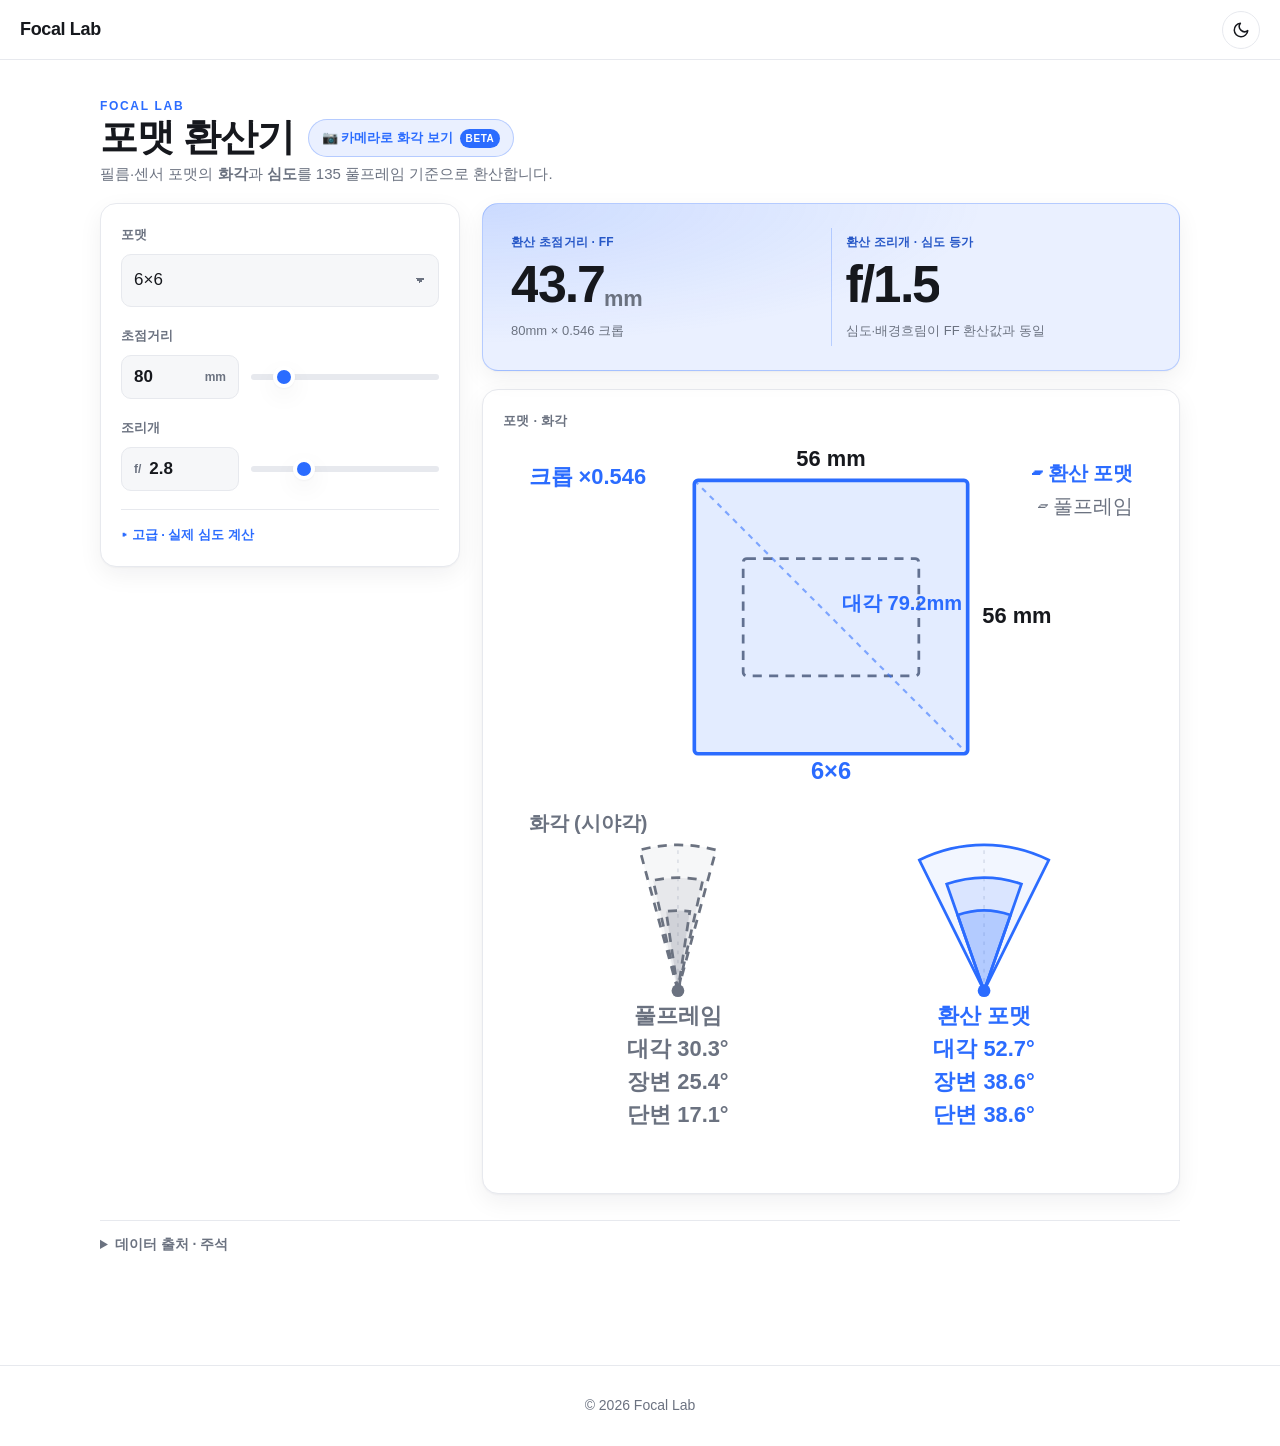
<file: index.html>
<!DOCTYPE html>
<html lang="ko">
<head>
  <meta charset="UTF-8">
  <meta name="viewport" content="width=device-width, initial-scale=1">
  <title>Focal Lab · 포맷 환산기</title>
  <meta name="description" content="Focal Lab — 필름·센서 포맷의 화각과 심도를 135 풀프레임 기준으로 환산하는 사진가용 계산기">
  <link rel="stylesheet" href="shared/style.css">
  <link rel="stylesheet" href="src/app.css">
  <script src="shared/theme.js" data-storage-key="focal-lab-theme" data-migrate-from="photologs-theme"></script>
</head>
<body>
  <script src="shared/nav.js" data-home="./" data-brand="Focal Lab"></script>

  <main class="wrap wrap--wide app">
    <header class="app__intro">
      <p class="app__kicker">Focal Lab</p>
      <div class="app__titlerow">
        <h1>포맷 환산기</h1>
        <a class="app__cta" href="camera.html">📷 카메라로 화각 보기 <span class="app__beta">beta</span></a>
      </div>
      <p>필름·센서 포맷의 <strong>화각</strong>과 <strong>심도</strong>를 135 풀프레임 기준으로 환산합니다.</p>
    </header>

    <div class="app__grid">
      <!-- 입력 (모바일에서는 하단 고정 시트) -->
      <section class="panel sticky inputs" id="inputs">
        <button class="sheet-handle" id="sheet-handle" type="button" aria-expanded="true" aria-controls="inputs">
          <span class="sheet-handle__grip" aria-hidden="true"></span>
          <span class="sheet-handle__summary" id="sheet-summary">입력값 조절</span>
          <span class="sheet-handle__chevron" aria-hidden="true">▾</span>
        </button>

        <div class="sheet-body">
          <div class="field">
            <label for="format">포맷</label>
            <select id="format" aria-label="포맷 선택"></select>
            <div class="hint" id="format-note"></div>
          </div>

          <div class="field">
            <label for="focal">초점거리</label>
            <div class="combo">
              <span class="input-unit" data-unit="mm">
                <input type="text" id="focal" inputmode="decimal" value="80" aria-label="초점거리 입력">
              </span>
              <input type="range" id="focal-range" min="1" max="600" step="1" value="80" aria-label="초점거리 슬라이더">
            </div>
          </div>

          <div class="field">
            <label for="fnumber">조리개</label>
            <div class="combo">
              <span class="input-unit input-unit--prefix" data-unit="f/">
                <input type="text" id="fnumber" inputmode="decimal" value="2.8" list="stops" aria-label="조리개 입력">
              </span>
              <input type="range" id="fnumber-range" min="0" max="12" step="1" value="3" aria-label="조리개 슬라이더">
            </div>
            <datalist id="stops">
              <option value="1.0"></option><option value="1.4"></option><option value="2.0"></option>
              <option value="2.8"></option><option value="4.0"></option><option value="5.6"></option>
              <option value="8"></option><option value="11"></option><option value="16"></option>
              <option value="22"></option><option value="32"></option><option value="45"></option>
              <option value="64"></option>
            </datalist>
          </div>

          <details class="advanced" id="advanced">
            <summary>고급 · 실제 심도 계산</summary>
            <div class="field">
              <label for="distance">초점 맞춘 거리</label>
              <div class="combo">
                <span class="input-unit" data-unit="m">
                  <input type="text" id="distance" inputmode="decimal" value="3" aria-label="초점 거리 입력">
                </span>
                <input type="range" id="distance-range" min="0.1" max="50" step="0.1" value="3" aria-label="초점 거리 슬라이더">
              </div>
              <div class="hint" id="coc-hint"></div>
            </div>
          </details>
        </div>
      </section>

      <!-- 결과 -->
      <section class="results">
        <section class="result-hero" id="result-hero" aria-live="polite">
          <div class="result-hero__item">
            <span class="result-hero__label"><span class="lbl-long">환산 초점거리 · FF</span><span class="lbl-short">환산 초점·FF</span></span>
            <span class="result-hero__value" id="r-focal">—</span>
            <span class="result-hero__sub" id="r-focal-sub"></span>
          </div>
          <div class="result-hero__divider" aria-hidden="true"></div>
          <div class="result-hero__item">
            <span class="result-hero__label"><span class="lbl-long">환산 조리개 · 심도 등가</span><span class="lbl-short">환산 심도</span></span>
            <span class="result-hero__value" id="r-aperture">—</span>
            <span class="result-hero__sub" id="r-aperture-sub"></span>
          </div>
        </section>

        <div class="panel">
          <p class="panel__title">포맷 · 화각 <span id="est-flag"></span></p>
          <svg class="viz" id="viz" viewBox="0 0 360 400" role="img" aria-label="포맷 프레임 비교와 화각 시각화"></svg>
        </div>

        <div class="panel" id="dof-panel" hidden>
          <p class="panel__title">실제 심도 · 초점 <span id="dof-dist"></span></p>
          <div class="rows">
            <div class="row"><span class="row__k">과초점 거리</span><span class="row__v" id="r-hyper">—</span></div>
            <div class="row"><span class="row__k">근점 (선명 시작)</span><span class="row__v" id="r-near">—</span></div>
            <div class="row"><span class="row__k">원점 (선명 끝)</span><span class="row__v" id="r-far">—</span></div>
            <div class="row"><span class="row__k">심도 폭</span><span class="row__v" id="r-depth">—</span></div>
          </div>
          <div class="hint" style="margin-top:10px">착란원(CoC) <span id="r-coc"></span> · 포맷 대각÷1500 기준</div>
        </div>
      </section>
    </div>

    <details class="notes">
      <summary>데이터 출처 · 주석</summary>
      <ul id="notes-list"></ul>
    </details>
  </main>

  <script src="src/convert.js"></script>
  <script src="src/formats.js"></script>
  <script src="src/app.js"></script>
  <script data-goatcounter="https://flatwhite-ice-focal-lab.goatcounter.com/count"
          async src="//gc.zgo.at/count.js"></script>
</body>
</html>
</file>
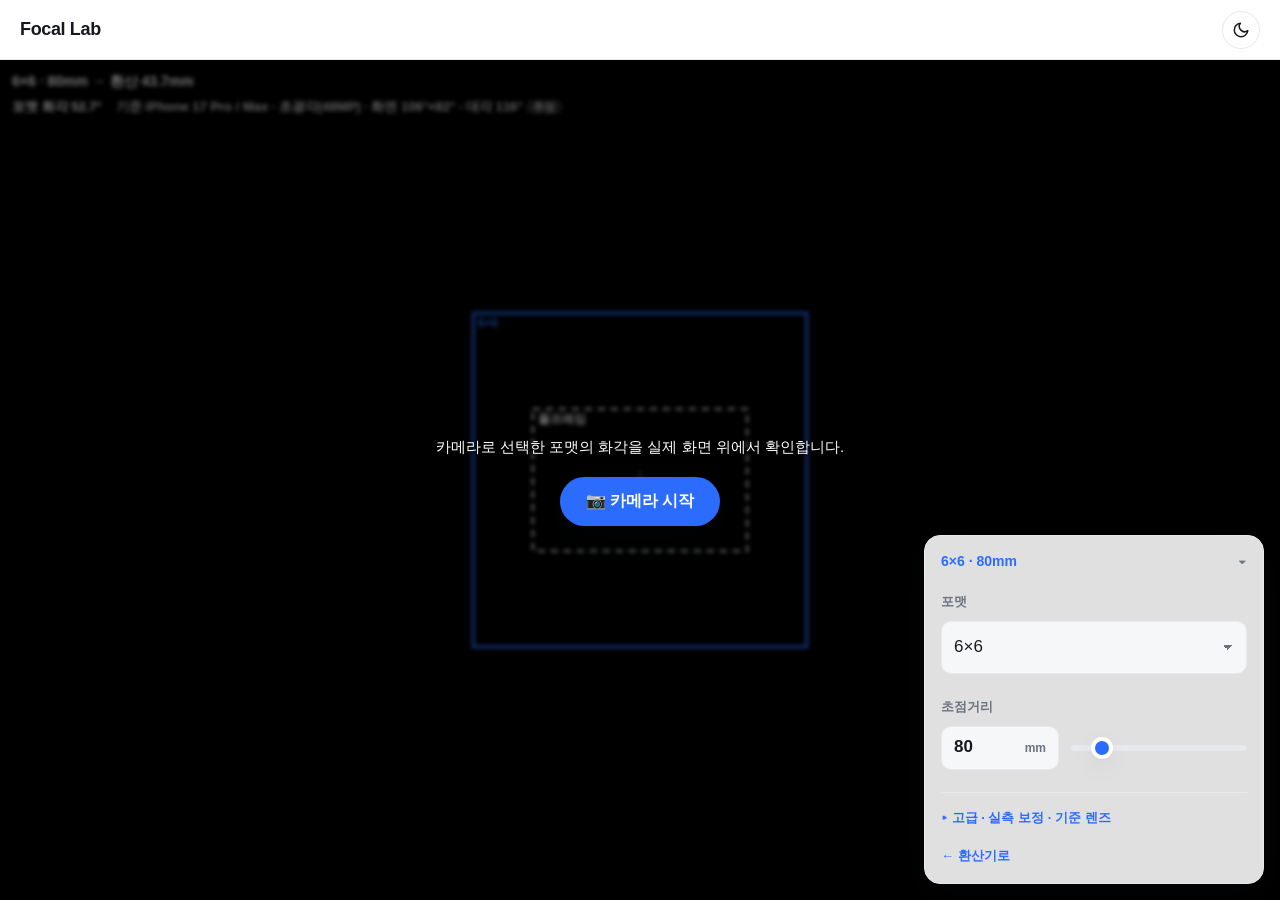
<file: camera.html>
<!DOCTYPE html>
<html lang="ko">
<head>
  <meta charset="UTF-8">
  <meta name="viewport" content="width=device-width, initial-scale=1, viewport-fit=cover">
  <title>Focal Lab · 카메라 화각</title>
  <meta name="description" content="카메라 라이브뷰 위에 선택한 포맷의 환산 화각과 풀프레임 프레이밍을 실시간으로 겹쳐 보는 AR 프레이밍 뷰">
  <link rel="stylesheet" href="shared/style.css">
  <link rel="stylesheet" href="src/app.css">
  <link rel="stylesheet" href="src/camera.css">
  <script src="shared/theme.js" data-storage-key="focal-lab-theme" data-migrate-from="photologs-theme"></script>
</head>
<body class="camera-page">
  <script src="shared/nav.js" data-home="./" data-brand="Focal Lab"></script>

  <main class="cam">
    <div class="cam-stage" id="cam-stage">
      <video id="cam-video" playsinline muted autoplay></video>
      <canvas id="cam-canvas"></canvas>

      <div class="cam-readout" id="cam-readout" aria-live="polite"></div>
      <div class="cam-warn" id="cam-warn" hidden></div>

      <!-- 시작/에러 안내 (카메라 권한은 사용자 제스처로 시작) -->
      <div class="cam-msg" id="cam-msg">
        <p class="cam-msg__text" id="cam-msg-text">카메라로 선택한 포맷의 화각을 실제 화면 위에서 확인합니다.</p>
        <button class="cam-msg__btn" id="cam-start" type="button">📷 카메라 시작</button>
      </div>

      <!-- 렌즈 실측 보정 (camera-calib.js가 상태 전환) -->
      <div class="cam-calib" id="cam-calib" hidden>
        <canvas id="calib-canvas"></canvas>

        <div class="cam-calib__panel">
          <!-- 0 · 준비 -->
          <div class="calib-step" id="calib-step0">
            <h2 class="calib-title">렌즈 실측 보정</h2>
            <p class="calib-lens" id="calib-lens"></p>
            <p class="hint">다른 렌즈를 보정하려면 먼저 ‘실제 카메라 장치’를 전환하세요.</p>
            <div class="field">
              <label for="calib-target">목표물 (가로 폭)</label>
              <select id="calib-target" aria-label="목표물 선택">
                <option value="297">A4 가로 (297mm)</option>
                <option value="210">A4 세로 (210mm)</option>
                <option value="85.6">신용카드 가로 (85.6mm)</option>
                <option value="custom">직접 입력 — 문 폭 등 큰 목표물 권장</option>
              </select>
              <span class="input-unit" data-unit="mm">
                <input type="text" id="calib-target-mm" inputmode="decimal" value="297" aria-label="목표물 폭(mm)">
              </span>
            </div>
            <div class="field">
              <label for="calib-dist">카메라 → 목표물 거리</label>
              <span class="input-unit" data-unit="cm">
                <input type="text" id="calib-dist" inputmode="decimal" value="50" aria-label="거리(cm)">
              </span>
              <p class="hint" id="calib-dist-hint"></p>
            </div>
            <ol class="calib-guide">
              <li>목표물을 벽에 평평하게 붙이세요.</li>
              <li>폰 뒷면에서 목표물까지 거리를 줄자로 재서 입력하세요.</li>
              <li>폰을 벽과 평행하게, 목표물이 화면 중앙에 오게 하세요.</li>
            </ol>
            <div class="calib-actions">
              <button type="button" id="calib-next" class="cam-msg__btn">다음</button>
              <button type="button" id="calib-cancel0">취소</button>
            </div>
          </div>

          <!-- 1 · 정렬 -->
          <div class="calib-step" id="calib-step1" hidden>
            <p class="calib-align-tip">상자의 <b>좌우 변</b>을 목표물 양 끝에 맞추고 십자선을 중앙에. <b>핀치 줌 금지.</b></p>
            <output class="calib-fov" id="calib-fov" aria-live="polite"></output>
            <div class="calib-frac">
              <button type="button" id="calib-minus" aria-label="미세 축소">−</button>
              <input type="range" id="calib-frac-range" min="0.05" max="1" step="0.001" value="0.4" aria-label="가이드 폭">
              <button type="button" id="calib-plus" aria-label="미세 확대">＋</button>
            </div>
            <p class="cam-warn calib-zoom-warn" id="calib-zoom-warn" hidden>줌/해상도가 변경되었습니다 — 처음부터 다시 진행하세요.</p>
            <div class="calib-actions">
              <button type="button" id="calib-done" class="cam-msg__btn">측정 완료</button>
              <button type="button" id="calib-back1">뒤로</button>
            </div>
          </div>

          <!-- 2 · 확인 -->
          <div class="calib-step" id="calib-step2" hidden>
            <h2 class="calib-title">측정 결과</h2>
            <div class="calib-result" id="calib-result"></div>
            <pre class="calib-embed" id="calib-embed"></pre>
            <div class="calib-actions">
              <button type="button" id="calib-copy">복사</button>
              <button type="button" id="calib-save" class="cam-msg__btn">저장</button>
              <button type="button" id="calib-retry">다시 측정</button>
              <button type="button" id="calib-cancel2">취소</button>
            </div>
            <p class="hint">저장하면 이 렌즈의 화각이 실측값으로 대체되고, 정밀 보정이 0%로 초기화됩니다.</p>
          </div>
        </div>
      </div>
    </div>

    <div class="cam-panel" id="cam-panel">
      <button class="cam-handle" id="cam-handle" type="button" aria-expanded="true" aria-controls="cam-body">
        <span class="cam-handle__summary" id="cam-summary">입력값</span>
        <span class="cam-handle__chevron" aria-hidden="true">▾</span>
      </button>

      <div class="cam-body" id="cam-body">
        <div class="field">
          <label for="cam-format">포맷</label>
          <select id="cam-format" aria-label="포맷 선택"></select>
          <div class="hint" id="cam-format-note"></div>
        </div>

        <div class="field">
          <label for="cam-focal">초점거리</label>
          <div class="combo">
            <span class="input-unit" data-unit="mm">
              <input type="text" id="cam-focal" inputmode="decimal" value="80" aria-label="초점거리 입력">
            </span>
            <input type="range" id="cam-focal-range" min="1" max="600" step="1" value="80" aria-label="초점거리 슬라이더">
          </div>
        </div>

        <div class="field" id="cam-device-field" hidden>
          <label for="cam-device">실제 카메라 장치</label>
          <select id="cam-device" aria-label="카메라 장치 선택"></select>
        </div>

        <details class="advanced" id="cam-advanced">
          <summary>고급 · 실측 보정 · 기준 렌즈</summary>
          <div class="field">
            <label>렌즈 실측 보정</label>
            <button type="button" id="cam-calib-open" class="calib-open" disabled>📐 렌즈 실측 보정…</button>
            <p class="hint">알려진 폭의 목표물로 이 렌즈의 실제 비디오 화각을 측정해 저장합니다(렌즈별 1회). 카메라가 켜져 있어야 합니다.</p>
          </div>
          <div class="field">
            <label for="cam-corr">정밀 보정 <output id="cam-corr-val">0%</output></label>
            <input type="range" id="cam-corr" min="0.6" max="1.6" step="0.01" value="1" aria-label="정밀 보정">
            <p class="hint">실측 보정 후 남는 미세 오차만 트림 — 오버레이가 실제보다 작으면 −, 크면 +.</p>
          </div>
          <div class="field">
            <label for="cam-ref">내 폰 카메라 (렌즈)</label>
            <select id="cam-ref" aria-label="기준 카메라 렌즈 선택"></select>
            <div class="hint">실측·테이블 값이 없을 때 쓰는 폴백(추정) 화각의 기준.</div>
            <div class="hint" id="cam-model-hint" hidden></div>
          </div>
          <div class="field">
            <label>스트림</label>
            <div class="hint" id="cam-stream-info">스트림 없음</div>
          </div>
        </details>

        <a class="cam-back" href="./">← 환산기로</a>
      </div>
    </div>
  </main>

  <script src="src/convert.js"></script>
  <script src="src/formats.js"></script>
  <script src="src/camera-data.js"></script>
  <script src="src/camera-calib.js"></script>
  <script src="src/camera.js"></script>
</body>
</html>
</file>
<file: shared/style.css>
/* photologs — shared styles
   화이트 톤 기본 + 다크모드(data-theme="dark") 토큰. 빌드 없음, 순수 CSS. */

/* ---------- 디자인 토큰 ---------- */
:root {
  --bg: #ffffff;
  --surface: #ffffff;
  --surface-2: #f6f7f9;
  --text: #16181d;
  --muted: #6b7280;
  --border: #e7e9ee;
  --accent: #2b6cff;
  --accent-soft: #eaf0ff;
  --shadow: 0 1px 2px rgba(16, 24, 40, .04), 0 8px 24px rgba(16, 24, 40, .06);
  --shadow-lg: 0 12px 40px rgba(16, 24, 40, .16);
  --radius: 16px;
  --radius-sm: 10px;
  --maxw: 820px;
  --maxw-wide: 1120px;
  --header-h: 60px;
  --font: -apple-system, BlinkMacSystemFont, "Segoe UI", "Apple SD Gothic Neo",
          "Pretendard", Roboto, "Helvetica Neue", "Noto Sans KR", sans-serif;
  --ease: cubic-bezier(.22, .61, .36, 1);
  color-scheme: light;
}

:root[data-theme="dark"] {
  --bg: #0d0f14;
  --surface: #14171e;
  --surface-2: #1a1e27;
  --text: #e8eaf0;
  --muted: #9aa3b2;
  --border: #262b36;
  --accent: #6f9bff;
  --accent-soft: #1a2336;
  --shadow: 0 1px 2px rgba(0, 0, 0, .3), 0 8px 24px rgba(0, 0, 0, .35);
  --shadow-lg: 0 12px 40px rgba(0, 0, 0, .5);
  color-scheme: dark;
}

/* ---------- 리셋 / 기본 ---------- */
* { box-sizing: border-box; }

html { scroll-behavior: smooth; }

body {
  margin: 0;
  background: var(--bg);
  color: var(--text);
  font-family: var(--font);
  font-size: 17px;
  line-height: 1.7;
  -webkit-font-smoothing: antialiased;
  transition: background .35s var(--ease), color .35s var(--ease);
}

img { max-width: 100%; display: block; }

a { color: var(--accent); text-decoration: none; }
a:hover { text-decoration: underline; }

/* ---------- 헤더 (nav.js 주입) ---------- */
.site-header {
  position: sticky;
  top: 0;
  z-index: 50;
  height: var(--header-h);
  display: flex;
  align-items: center;
  gap: 16px;
  padding: 0 20px;
  background: color-mix(in srgb, var(--bg) 78%, transparent);
  backdrop-filter: saturate(160%) blur(12px);
  -webkit-backdrop-filter: saturate(160%) blur(12px);
  border-bottom: 1px solid var(--border);
}

.site-header__brand {
  font-weight: 700;
  letter-spacing: -.02em;
  font-size: 18px;
  color: var(--text);
}
.site-header__brand:hover { text-decoration: none; opacity: .8; }

.site-header__spacer { flex: 1; }

.site-header__back {
  font-size: 14px;
  color: var(--muted);
}

/* 테마 토글 버튼 */
.theme-toggle {
  display: inline-grid;
  place-items: center;
  width: 38px;
  height: 38px;
  border: 1px solid var(--border);
  border-radius: 999px;
  background: var(--surface);
  color: var(--text);
  cursor: pointer;
  transition: background .25s var(--ease), border-color .25s var(--ease), transform .15s var(--ease);
}
.theme-toggle:hover { background: var(--surface-2); }
.theme-toggle:active { transform: scale(.92); }
.theme-toggle svg { width: 18px; height: 18px; }
.theme-toggle .icon-sun { display: none; }
:root[data-theme="dark"] .theme-toggle .icon-sun { display: block; }
:root[data-theme="dark"] .theme-toggle .icon-moon { display: none; }

/* ---------- 레이아웃 컨테이너 ---------- */
.wrap { max-width: var(--maxw); margin: 0 auto; padding: 0 20px; }
.wrap--wide { max-width: var(--maxw-wide); }

/* ---------- 메인(블로그) 히어로 ---------- */
.hero {
  text-align: center;
  padding: 72px 20px 36px;
}
.hero h1 {
  font-size: clamp(32px, 6vw, 52px);
  line-height: 1.1;
  letter-spacing: -.03em;
  margin: 0 0 12px;
}
.hero p { color: var(--muted); margin: 0; font-size: 18px; }

/* ---------- 태그 필터 ---------- */
.filters {
  display: flex;
  flex-wrap: wrap;
  gap: 8px;
  justify-content: center;
  padding: 8px 20px 28px;
}
.chip {
  border: 1px solid var(--border);
  background: var(--surface);
  color: var(--muted);
  padding: 6px 14px;
  border-radius: 999px;
  font-size: 14px;
  cursor: pointer;
  transition: all .2s var(--ease);
}
.chip:hover { color: var(--text); border-color: var(--text); }
.chip.is-active {
  background: var(--accent);
  border-color: var(--accent);
  color: #fff;
}

/* ---------- 카드 그리드 ---------- */
.grid {
  display: grid;
  grid-template-columns: repeat(auto-fill, minmax(300px, 1fr));
  gap: 22px;
  padding: 8px 0 80px;
}

.card {
  display: flex;
  flex-direction: column;
  background: var(--surface);
  border: 1px solid var(--border);
  border-radius: var(--radius);
  overflow: hidden;
  box-shadow: var(--shadow);
  transition: transform .3s var(--ease), box-shadow .3s var(--ease), border-color .3s var(--ease);
}
.card:hover {
  transform: translateY(-4px);
  box-shadow: var(--shadow-lg);
}
.card a { color: inherit; }
.card a:hover { text-decoration: none; }

.card__cover {
  aspect-ratio: 16 / 10;
  width: 100%;
  object-fit: cover;
  background: var(--surface-2);
  transition: transform .5s var(--ease);
}
.card:hover .card__cover { transform: scale(1.04); }
.card__media { overflow: hidden; }

.card__body { padding: 18px 18px 20px; }
.card__meta { font-size: 13px; color: var(--muted); margin-bottom: 6px; }
.card__title {
  font-size: 20px; font-weight: 700; letter-spacing: -.02em;
  margin: 0 0 8px; line-height: 1.3;
}
.card__excerpt { color: var(--muted); font-size: 15px; margin: 0 0 14px; }
.card__tags { display: flex; flex-wrap: wrap; gap: 6px; }
.tag {
  font-size: 12px; color: var(--accent);
  background: var(--accent-soft);
  padding: 3px 9px; border-radius: 999px;
}

.empty {
  text-align: center; color: var(--muted);
  padding: 60px 20px;
}

/* ---------- 글(아티클) 페이지 ---------- */
.article { padding: 8px 0 96px; }

.article__header { padding: 40px 0 28px; }
.article__title {
  font-size: clamp(30px, 5vw, 46px);
  line-height: 1.12; letter-spacing: -.03em; margin: 0 0 14px;
}
.article__meta {
  display: flex; flex-wrap: wrap; align-items: center; gap: 10px;
  color: var(--muted); font-size: 15px;
}
.article__cover {
  width: 100%; border-radius: var(--radius);
  margin: 8px 0 36px; box-shadow: var(--shadow);
}

/* 마크다운 본문 타이포그래피 */
.prose { font-size: 17px; }
.prose > * + * { margin-top: 1.1em; }
.prose h2 {
  font-size: 26px; letter-spacing: -.02em; margin-top: 2em;
  padding-bottom: .3em; border-bottom: 1px solid var(--border);
}
.prose h3 { font-size: 21px; letter-spacing: -.01em; margin-top: 1.6em; }
.prose p { margin: 1.1em 0; }
.prose img { border-radius: var(--radius-sm); margin: 1.6em auto; box-shadow: var(--shadow); cursor: zoom-in; }
.prose a { text-decoration: underline; text-underline-offset: 3px; }
.prose blockquote {
  margin: 1.6em 0; padding: 4px 20px;
  border-left: 3px solid var(--accent);
  color: var(--muted); font-style: italic;
}
.prose code {
  background: var(--surface-2); padding: .15em .4em;
  border-radius: 6px; font-size: .9em;
}
.prose pre {
  background: var(--surface-2); padding: 16px 18px;
  border-radius: var(--radius-sm); overflow-x: auto; font-size: 14px;
}
.prose pre code { background: none; padding: 0; }
.prose ul, .prose ol { padding-left: 1.4em; }
.prose hr { border: none; border-top: 1px solid var(--border); margin: 2.4em 0; }

/* ---------- 갤러리 (```gallery 변환) ---------- */
.gallery {
  display: grid;
  grid-template-columns: repeat(auto-fill, minmax(180px, 1fr));
  gap: 10px;
  margin: 1.8em 0;
}
.gallery img {
  margin: 0; width: 100%; height: 100%;
  aspect-ratio: 1 / 1; object-fit: cover;
  border-radius: var(--radius-sm); cursor: zoom-in;
  box-shadow: none;
  transition: transform .3s var(--ease), filter .3s var(--ease);
}
.gallery img:hover { transform: scale(1.02); filter: brightness(1.05); }

/* ---------- 라이트박스 ---------- */
.lightbox {
  position: fixed; inset: 0; z-index: 100;
  display: grid; place-items: center;
  background: rgba(8, 10, 14, .86);
  backdrop-filter: blur(6px);
  opacity: 0; pointer-events: none;
  transition: opacity .3s var(--ease);
  cursor: zoom-out;
}
.lightbox.is-open { opacity: 1; pointer-events: auto; }
.lightbox img {
  max-width: 92vw; max-height: 90vh;
  border-radius: 8px; box-shadow: var(--shadow-lg);
  transform: scale(.96); transition: transform .3s var(--ease);
}
.lightbox.is-open img { transform: scale(1); }

/* ---------- 스크롤 리빌 ---------- */
.reveal {
  opacity: 0; transform: translateY(16px);
  transition: opacity .6s var(--ease), transform .6s var(--ease);
}
.reveal.is-visible { opacity: 1; transform: none; }
@media (prefers-reduced-motion: reduce) {
  .reveal { opacity: 1; transform: none; transition: none; }
  html { scroll-behavior: auto; }
}

/* ---------- 푸터 ---------- */
.site-footer {
  border-top: 1px solid var(--border);
  padding: 28px 20px;
  text-align: center; color: var(--muted); font-size: 14px;
}

/* ---------- 반응형 ---------- */
@media (max-width: 640px) {
  body { font-size: 16px; }
  .hero { padding: 48px 20px 24px; }
  .grid { grid-template-columns: 1fr; }
}
</file>
<file: src/app.css>
/* Focal Lab — 앱 전용 스타일. 공유 토큰(var())을 재사용해 다크모드 자동 대응. */

.app { padding: 28px 20px 96px; }

.app__intro { padding: 10px 0 18px; }
.app__intro .app__kicker {
  margin: 0 0 2px; font-size: 12px; font-weight: 700; letter-spacing: .14em;
  text-transform: uppercase; color: var(--accent);
}
.app__intro h1 {
  font-size: clamp(26px, 5vw, 38px); line-height: 1.1;
  letter-spacing: -.03em; margin: 0 0 4px;
}
.app__intro p { color: var(--muted); margin: 0; font-size: 15px; line-height: 1.45; }

/* 타이틀 옆 카메라 진입 버튼 */
.app__titlerow {
  display: flex; align-items: center; flex-wrap: wrap; gap: 8px 14px; margin: 0 0 4px;
}
.app__titlerow h1 { margin: 0; }
.app__cta {
  display: inline-flex; align-items: center; gap: 7px;
  font-size: 13px; font-weight: 700; color: var(--accent);
  background: var(--accent-soft); padding: 7px 13px; border-radius: 999px;
  border: 1px solid color-mix(in srgb, var(--accent) 28%, transparent);
}
.app__cta:hover { text-decoration: none; background: color-mix(in srgb, var(--accent) 18%, var(--accent-soft)); }
.app__beta {
  font-size: 10px; font-weight: 800; letter-spacing: .06em; text-transform: uppercase;
  color: #fff; background: var(--accent); padding: 1px 6px; border-radius: 999px;
}

/* 2단 레이아웃: 입력 / 결과 */
.app__grid {
  display: grid;
  grid-template-columns: minmax(280px, 360px) 1fr;
  gap: 22px;
  align-items: start;
}
@media (max-width: 760px) {
  .app__grid { display: block; }
}

.panel {
  background: var(--surface);
  border: 1px solid var(--border);
  border-radius: var(--radius);
  box-shadow: var(--shadow);
  padding: 20px;
}
.panel.sticky { position: sticky; top: calc(var(--header-h) + 14px); }

/* 모바일 시트 핸들 — 데스크톱에선 숨김 */
.sheet-handle { display: none; }
.sheet-body { display: block; }

.field { margin-bottom: 18px; }
.field:last-child { margin-bottom: 0; }
.field > label {
  display: block; font-size: 13px; font-weight: 700;
  color: var(--muted); margin-bottom: 8px; letter-spacing: .01em;
  transition: color .2s var(--ease);
}
.field:focus-within > label { color: var(--accent); }

/* 셀렉트 */
select {
  width: 100%; font: inherit; color: var(--text);
  background-color: var(--surface-2);
  border: 1.5px solid var(--border); border-radius: var(--radius-sm);
  padding: 11px 34px 11px 12px; min-height: 44px;
  -webkit-appearance: none; appearance: none;
  background-image: linear-gradient(45deg, transparent 50%, var(--muted) 50%), linear-gradient(135deg, var(--muted) 50%, transparent 50%);
  background-position: calc(100% - 18px) 50%, calc(100% - 13px) 50%;
  background-size: 5px 5px, 5px 5px; background-repeat: no-repeat;
  transition: border-color .2s var(--ease), box-shadow .2s var(--ease), background-color .2s var(--ease);
}
select:hover { border-color: color-mix(in srgb, var(--accent) 40%, var(--border)); }
select:focus {
  outline: none; border-color: var(--accent);
  box-shadow: 0 0 0 3px var(--accent-soft); background-color: var(--surface);
}

/* 숫자 + 슬라이더 한 줄 */
.combo { display: grid; grid-template-columns: 118px 1fr; gap: 12px; align-items: center; }

/* 숫자 입력 필드 — 래퍼가 테두리를 갖고 입력은 투명. 단위는 양옆에 정적(flex) 배치 */
.input-unit {
  display: flex; align-items: center; gap: 8px;
  background-color: var(--surface-2);
  border: 1.5px solid var(--border); border-radius: var(--radius-sm);
  padding: 0 12px; min-height: 44px;
  transition: border-color .2s var(--ease), box-shadow .2s var(--ease), background-color .2s var(--ease);
}
.input-unit:hover { border-color: color-mix(in srgb, var(--accent) 40%, var(--border)); }
.input-unit:focus-within {
  border-color: var(--accent); box-shadow: 0 0 0 3px var(--accent-soft); background-color: var(--surface);
}
.input-unit input {
  flex: 1 1 auto; min-width: 0; width: 100%;
  border: none; background: none; outline: none; padding: 0; min-height: 0;
  font: inherit; font-weight: 600; color: var(--text);
  font-variant-numeric: tabular-nums; text-align: left;
}
.input-unit input::-webkit-outer-spin-button,
.input-unit input::-webkit-inner-spin-button { -webkit-appearance: none; margin: 0; }
.input-unit input::-webkit-calendar-picker-indicator { display: none !important; }

/* 단위 라벨: 기본 = 접미(숫자 오른쪽), .input-unit--prefix = 접두(숫자 왼쪽) */
.input-unit::after, .input-unit--prefix::before {
  flex: none; font-size: 12px; font-weight: 700; color: var(--muted);
  transition: color .2s var(--ease);
}
.input-unit::after { content: attr(data-unit); }
.input-unit::before { display: none; }
.input-unit:focus-within::after { color: var(--accent); }
.input-unit--prefix::after { display: none; }
.input-unit--prefix::before { display: block; content: attr(data-unit); }
.input-unit--prefix:focus-within::before { color: var(--accent); }

input[type="range"] {
  width: 100%; -webkit-appearance: none; appearance: none;
  height: 6px; border-radius: 999px; outline: none; margin: 0; cursor: pointer;
  background: var(--border);
}
input[type="range"]::-webkit-slider-thumb {
  -webkit-appearance: none; width: 22px; height: 22px; border-radius: 50%;
  background: var(--accent); cursor: pointer; border: 4px solid var(--surface);
  box-shadow: var(--shadow); transition: transform .12s var(--ease);
}
input[type="range"]:active::-webkit-slider-thumb { transform: scale(1.15); }
input[type="range"]::-moz-range-thumb {
  width: 22px; height: 22px; border-radius: 50%; background: var(--accent);
  cursor: pointer; border: 4px solid var(--surface);
}
input[type="range"]:focus-visible::-webkit-slider-thumb { box-shadow: 0 0 0 4px var(--accent-soft); }

.advanced { margin-top: 6px; border-top: 1px solid var(--border); padding-top: 14px; }
.advanced > summary {
  cursor: pointer; font-size: 13px; font-weight: 600; color: var(--accent);
  list-style: none; user-select: none;
}
.advanced > summary::-webkit-details-marker { display: none; }
.advanced > summary::before { content: "▸ "; }
.advanced[open] > summary::before { content: "▾ "; }
.advanced .field { margin-top: 16px; }

.hint { font-size: 12px; color: var(--muted); margin-top: 6px; }

/* 결과 */
.results { display: flex; flex-direction: column; gap: 18px; }

/* 결과 히어로 — 최종 환산값. 화면에서 가장 먼저 인식되는 영역 */
.result-hero {
  position: relative;
  display: grid; grid-template-columns: 1fr auto 1fr; align-items: center;
  gap: 8px;
  padding: 24px 22px;
  border-radius: var(--radius);
  background:
    radial-gradient(120% 140% at 0% 0%, color-mix(in srgb, var(--accent) 16%, transparent), transparent 60%),
    var(--accent-soft);
  border: 1px solid color-mix(in srgb, var(--accent) 28%, transparent);
  box-shadow: var(--shadow);
  overflow: hidden;
}
.result-hero__item { min-width: 0; padding: 4px 6px; border-radius: 12px; transition: background .35s var(--ease); }
.result-hero__label {
  display: block; font-size: 12px; font-weight: 700; letter-spacing: .02em;
  color: color-mix(in srgb, var(--accent) 75%, var(--text)); margin-bottom: 6px;
}
.result-hero__value {
  display: inline-flex; align-items: flex-end; white-space: nowrap;  /* nowrap: 100+ 줄바꿈 방지 */
  font-size: clamp(34px, 7vw, 52px); font-weight: 800;
  letter-spacing: -.04em; line-height: 1; color: var(--text);
  font-variant-numeric: tabular-nums; transform-origin: left center;
}
.result-hero__value small { font-size: .42em; font-weight: 700; color: var(--muted); letter-spacing: 0; }

/* 숫자 오도미터 — 자릿수별 세로 롤링 */
.odo { display: inline-flex; align-items: flex-end; }
.odo-d { display: inline-block; overflow: hidden; height: 1em; }     /* 한 자리 창 */
.odo-r { display: block; transition: transform .42s cubic-bezier(.16, 1, .3, 1); will-change: transform; }
.odo-r > b { display: block; height: 1em; line-height: 1; font-weight: inherit; font-style: normal; text-align: center; font-variant-numeric: tabular-nums; }
.odo-s { display: inline-block; }                                    /* 소수점·접두 등 비롤링 */
@media (prefers-reduced-motion: reduce) { .odo-r { transition: none; } }
.result-hero__sub { display: block; font-size: 13px; color: var(--muted); margin-top: 8px; }
.result-hero__divider { width: 1px; align-self: stretch; background: color-mix(in srgb, var(--accent) 26%, transparent); }

/* 값 변경 강조: 카운트업과 함께 짧은 펄스 */
.result-hero__value.is-bump { animation: bump .42s var(--ease); }
.result-hero__item.is-bump { animation: flash .6s var(--ease); }
@keyframes bump {
  0% { transform: scale(1); } 35% { transform: scale(1.055); } 100% { transform: scale(1); }
}
@keyframes flash {
  0% { background: color-mix(in srgb, var(--accent) 24%, transparent); }
  100% { background: transparent; }
}
@media (prefers-reduced-motion: reduce) {
  .result-hero__value.is-bump, .result-hero__item.is-bump { animation: none; }
}

.lbl-short { display: none; }   /* 기본(데스크톱)은 긴 라벨 */

/* 모바일: 두 환산값을 한 줄에 나란히(컴팩트) — 히어로 높이를 줄여 프레임 비교 가시성 ↑ */
@media (max-width: 760px) {
  .lbl-long { display: none; }
  .lbl-short { display: inline; }

  .result-hero { grid-template-columns: 1fr auto 1fr; gap: 12px; padding: 16px 18px; align-items: center; }
  .result-hero__item {
    display: flex; flex-wrap: wrap; align-items: baseline; gap: 2px 8px; padding: 0;
  }
  .result-hero__label { font-size: 11px; margin: 0; }
  .result-hero__value { font-size: clamp(20px, 6vw, 26px); }
  .result-hero__value small { font-size: .5em; }
  .result-hero__sub { display: none; }
  .result-hero__divider { width: 1px; height: auto; align-self: stretch; }
}

.rows { display: grid; gap: 1px; background: var(--border); border-radius: var(--radius); overflow: hidden; border: 1px solid var(--border); }
.row {
  display: flex; justify-content: space-between; align-items: baseline; gap: 12px;
  background: var(--surface); padding: 12px 16px;
}
.row__k { color: var(--muted); font-size: 14px; }
.row__v { font-weight: 700; font-variant-numeric: tabular-nums; text-align: right; }
.row__v small { font-weight: 500; color: var(--muted); }

.panel__title { font-size: 13px; font-weight: 700; color: var(--muted); margin: 0 0 12px; letter-spacing: .02em; }

.badge-est {
  display: inline-block; font-size: 11px; font-weight: 700; color: var(--accent);
  background: var(--accent-soft); padding: 2px 8px; border-radius: 999px; margin-left: 8px;
  vertical-align: middle;
}

/* SVG 통합 시각화 (프레임 + 화각 부채꼴) */
.viz { width: 100%; display: block; }
.viz text { fill: var(--muted); font-size: 12px; font-family: var(--font); }

/* 프레임 */
.viz .v-frame-ff { fill: none; stroke: var(--muted); stroke-width: 1.5; stroke-dasharray: 5 4; }
.viz .v-frame-fmt { fill: color-mix(in srgb, var(--accent) 13%, transparent); stroke: var(--accent); stroke-width: 2; }
.viz .v-diag { stroke: color-mix(in srgb, var(--accent) 55%, transparent); stroke-width: 1.2; stroke-dasharray: 3 3; }
.viz .v-dim { fill: var(--text); font-size: 12px; font-weight: 600; }
.viz .v-diag-lbl { fill: var(--accent); font-size: 11px; font-weight: 600; }
.viz .v-name { fill: var(--accent); font-size: 13px; font-weight: 800; }
.viz .v-cap { fill: var(--muted); font-size: 11px; }
.viz .v-cap-fmt { fill: var(--accent); font-size: 11px; font-weight: 700; }
.viz .v-badge { fill: var(--accent); font-size: 12px; font-weight: 800; }

/* 화각 부채꼴 */
.viz .v-axis { stroke: var(--border); stroke-width: 1; stroke-dasharray: 2 3; }
.viz .v-fan { stroke: var(--accent); stroke-width: 1.5; }
.viz .v-fan-1 { fill: color-mix(in srgb, var(--accent) 22%, transparent); }
.viz .v-fan-2 { fill: color-mix(in srgb, var(--accent) 12%, transparent); }
.viz .v-fan-3 { fill: color-mix(in srgb, var(--accent) 6%, transparent); }
.viz .v-apex { fill: var(--accent); }
.viz .v-ang {
  font-size: 12px; font-weight: 700;
  paint-order: stroke; stroke: var(--surface); stroke-width: 3px; stroke-linejoin: round;
}
.viz .v-ang-1 { fill: color-mix(in srgb, var(--accent) 70%, var(--text)); }
.viz .v-ang-2 { fill: var(--accent); }
.viz .v-ang-3 { fill: var(--accent); }
.viz .v-sub { fill: var(--muted); font-size: 11px; font-weight: 700; }

/* 풀프레임 부채꼴 — 회색 점선 (상단 FF 프레임과 톤 일치) */
.viz .v-fan-ff { stroke: var(--muted); stroke-width: 1.5; stroke-dasharray: 5 4; }
.viz .v-fan-ff-1 { fill: color-mix(in srgb, var(--muted) 18%, transparent); }
.viz .v-fan-ff-2 { fill: color-mix(in srgb, var(--muted) 11%, transparent); }
.viz .v-fan-ff-3 { fill: color-mix(in srgb, var(--muted) 6%, transparent); }
.viz .v-ang-ff { fill: var(--muted); }
.viz .v-apex-ff { fill: var(--muted); }

/* 부채꼴 제목 */
.viz .v-fan-title-fmt { fill: var(--accent); font-size: 12px; font-weight: 800; }
.viz .v-fan-title-ff { fill: var(--muted); font-size: 12px; font-weight: 800; }

/* 데이터 주석 */
.notes { margin-top: 26px; }
.notes > summary {
  cursor: pointer; font-weight: 600; color: var(--muted); font-size: 14px;
  padding: 12px 0; border-top: 1px solid var(--border);
}
.notes ul { color: var(--muted); font-size: 14px; line-height: 1.7; padding-left: 1.2em; }
.notes li { margin: 6px 0; }

/* ===== 모바일 하단 고정 시트 (파일 끝에 둬서 base 규칙을 확실히 override) ===== */
@media (max-width: 760px) {
  .app { padding-bottom: 84px; }            /* 접힌 시트 핸들 높이 확보 */

  /* 입력 패널 → 하단 고정 시트 (#inputs 로 .panel.sticky 보다 우선) */
  #inputs.panel {
    position: fixed; left: 0; right: 0; bottom: 0; top: auto; z-index: 60;
    margin: 0; padding: 0 18px;
    border: none; border-top: 1px solid var(--border);
    border-radius: 18px 18px 0 0;
    max-height: 70vh; overflow-y: auto; -webkit-overflow-scrolling: touch;
    background: color-mix(in srgb, var(--surface) 30%, transparent);   /* 70% 투명 — 뒤 화각·포맷 도형이 잘 비치도록 */
    backdrop-filter: blur(5px);
    -webkit-backdrop-filter: blur(5px);                                /* iOS Safari */
    box-shadow: 0 -12px 34px rgba(16, 24, 40, .18);
    transition: transform .32s var(--ease);
    padding-bottom: calc(20px + env(safe-area-inset-bottom));
  }
  :root[data-theme="dark"] #inputs.panel { box-shadow: 0 -12px 34px rgba(0, 0, 0, .5); }

  /* 접힘: 핸들만 노출 */
  #inputs.sheet-collapsed { transform: translateY(calc(100% - 64px)); }

  /* 핸들 (시트 상단 고정) — 가시성 강조 */
  #inputs .sheet-handle {
    display: flex; align-items: center; gap: 12px;
    position: sticky; top: 0; z-index: 1;
    width: 100%; min-height: 64px; padding: 16px 6px 12px;
    background: color-mix(in srgb, var(--surface) 30%, transparent); border: none; cursor: pointer;
    font: inherit; color: var(--text); text-align: left;
    transition: background .25s var(--ease);
  }
  /* 접힘 상태 → accent 톤으로 '탭하여 펼치기' 신호 강조 */
  #inputs.sheet-collapsed .sheet-handle { background: var(--accent-soft); }

  .sheet-handle__grip {
    position: absolute; top: 7px; left: 50%; transform: translateX(-50%);
    width: 52px; height: 5px; border-radius: 999px;
    background: var(--muted); opacity: .55;
  }
  #inputs.sheet-collapsed .sheet-handle__grip { background: var(--accent); opacity: .9; }

  .sheet-handle__summary {
    flex: 1; font-size: 15px; font-weight: 700; color: var(--text);
    overflow: hidden; text-overflow: ellipsis; white-space: nowrap;
  }
  #inputs.sheet-collapsed .sheet-handle__summary { color: var(--accent); }

  /* 셰브론 → 눈에 띄는 accent 원형 버튼 */
  .sheet-handle__chevron {
    flex: none; display: inline-grid; place-items: center;
    width: 36px; height: 36px; border-radius: 50%;
    background: var(--accent); color: #fff; font-size: 17px; line-height: 1;
    box-shadow: 0 3px 10px color-mix(in srgb, var(--accent) 45%, transparent);
    transition: transform .32s var(--ease);
  }
  #inputs.sheet-collapsed .sheet-handle__chevron { transform: rotate(180deg); }

  #inputs .sheet-body { padding: 4px 0 8px; }

  /* 시트 펼침(편집 중)엔 히어로 상단 고정 → 값 변화가 항상 보임 */
  .result-hero { position: sticky; top: calc(var(--header-h) + 10px); z-index: 5; }
  /* 시트 접힘 → 고정 해제, 전체 화면이 자연스럽게 스크롤 */
  .app:has(#inputs.sheet-collapsed) .result-hero { position: static; top: auto; }
}

@media (prefers-reduced-motion: reduce) {
  #inputs.panel, #inputs .sheet-handle, .sheet-handle__chevron { transition: none; }
}
</file>
<file: src/camera.css>
/* Focal Lab · 카메라 화각 오버레이 페이지 스타일.
   풀스크린 video + canvas 위에 컨트롤 패널을 띄운다. shared/style.css 토큰 사용. */

.camera-page { overflow: hidden; height: 100dvh; }

/* nav.js 푸터는 카메라 모드에서 화면 밖으로 (스크롤 없음) */
.camera-page .site-footer { display: none; }

.cam { position: relative; }

/* ---------- 스테이지: 헤더 아래 전체 ---------- */
.cam-stage {
  position: fixed;
  inset: var(--header-h) 0 0 0;
  background: #000;
  overflow: hidden;
}

#cam-video,
#cam-canvas {
  position: absolute;
  inset: 0;
  width: 100%;
  height: 100%;
}

/* 센서 프레임 전체를 레터박스로 표시(잘림 없음) → 오버레이가 영상 프레임에 정확히 매핑됨 */
#cam-video { object-fit: contain; background: #000; }
#cam-canvas { pointer-events: none; }

/* ---------- 상단 실시간 수치 ---------- */
.cam-readout {
  position: absolute;
  top: 12px; left: 12px; right: 12px;
  display: flex; flex-wrap: wrap; gap: 6px 14px;
  font-size: 13px; font-weight: 600; line-height: 1.4;
  color: #fff; text-shadow: 0 1px 3px rgba(0, 0, 0, .8);
  pointer-events: none;
}
.cam-readout b { color: #fff; font-weight: 800; }
.cam-readout .ro-fmt { width: 100%; font-size: 14px; font-weight: 800; }
.cam-readout .ro-ff { opacity: .82; }

/* 카메라보다 넓은 화각 경고 */
.cam-warn {
  position: absolute;
  left: 12px; right: 12px; bottom: 12px;
  padding: 8px 12px; border-radius: var(--radius-sm);
  background: rgba(0, 0, 0, .62); color: #ffd9a8;
  font-size: 12px; font-weight: 600; text-align: center;
  pointer-events: none;
}

/* ---------- 시작 / 에러 안내 ---------- */
.cam-msg {
  position: absolute; inset: 0;
  display: flex; flex-direction: column; align-items: center; justify-content: center;
  gap: 18px; padding: 24px; text-align: center;
  background: rgba(0, 0, 0, .55);
  backdrop-filter: blur(2px);
}
.cam-msg[hidden] { display: none; }
.cam-msg__text { color: #fff; font-size: 15px; max-width: 28em; margin: 0; text-shadow: 0 1px 3px rgba(0, 0, 0, .8); }
.cam-msg__btn {
  appearance: none; border: 0; cursor: pointer;
  background: var(--accent); color: #fff;
  font-size: 16px; font-weight: 700; font-family: inherit;
  padding: 14px 26px; border-radius: 999px;
  box-shadow: var(--shadow-lg);
}
.cam-msg__btn:active { transform: scale(.96); }

/* ---------- 컨트롤 패널 (하단 오버레이) ---------- */
/* 입력 컨트롤은 app.css의 .field/.combo/.input-unit/.advanced 스타일을 그대로 재사용 */
.cam-panel {
  position: fixed;
  left: 0; right: 0; bottom: 0;
  z-index: 2;
  background: color-mix(in srgb, var(--surface) 88%, transparent);
  backdrop-filter: blur(12px);
  border-top: 1px solid var(--border);
  box-shadow: var(--shadow-lg);
}

/* 접기/펼치기 핸들 */
.cam-handle {
  width: 100%; appearance: none; border: 0; cursor: pointer;
  background: transparent; color: var(--text); font: inherit;
  display: flex; align-items: center; gap: 10px;
  padding: 12px 16px;
}
.cam-handle__summary { flex: 1; text-align: left; font-size: 14px; font-weight: 700; color: var(--accent); }
.cam-handle__chevron { color: var(--muted); transition: transform .25s var(--ease); }
.cam-panel.is-collapsed .cam-handle__chevron { transform: rotate(-180deg); }

/* 본문 */
.cam-body {
  padding: 2px 16px calc(16px + env(safe-area-inset-bottom));
  display: flex; flex-direction: column; gap: 16px;
}
.cam-panel.is-collapsed .cam-body { display: none; }

.cam-body .field { margin: 0; }
.cam-body select { width: 100%; }

.cam-back {
  align-self: flex-start; font-size: 13px; font-weight: 700; color: var(--accent);
}

/* 화각 소스 배지 (실측 > 테이블 > 추정) */
.cam-readout .ro-src {
  padding: 1px 7px; border-radius: 999px;
  font-size: 11px; font-weight: 800;
  background: rgba(255, 255, 255, .22); color: #fff;
}
.cam-readout .ro-src--calib { background: var(--accent); }

/* ---------- 렌즈 실측 보정 오버레이 ---------- */
.calib-open {
  appearance: none; cursor: pointer; font: inherit;
  font-size: 13px; font-weight: 700;
  color: var(--accent); background: transparent;
  border: 1px solid var(--accent); border-radius: 999px;
  padding: 8px 14px;
}
.calib-open:disabled { opacity: .45; cursor: default; }

.cam-calib { position: absolute; inset: 0; z-index: 3; }
.cam-calib[hidden] { display: none; }

#calib-canvas {
  position: absolute; inset: 0;
  width: 100%; height: 100%;
  pointer-events: none;
}

/* 보정 중에는 본 오버레이(마스크·프레임)와 하단 패널을 숨겨 목표물이 또렷이 보이게 */
.cam-stage.is-calibrating #cam-canvas,
.cam-stage.is-calibrating .cam-readout,
.cam-stage.is-calibrating .cam-warn { visibility: hidden; }
body.is-calibrating .cam-panel { display: none; }

.cam-calib__panel {
  position: absolute;
  left: 0; right: 0; bottom: 0;
  max-height: 72%;
  overflow-y: auto;
  padding: 16px 16px calc(16px + env(safe-area-inset-bottom));
  background: color-mix(in srgb, var(--surface) 92%, transparent);
  backdrop-filter: blur(12px);
  border-top: 1px solid var(--border);
  box-shadow: var(--shadow-lg);
}

.calib-step { display: flex; flex-direction: column; gap: 12px; }
.calib-step[hidden] { display: none; }
.calib-step .field { margin: 0; }

.calib-title { margin: 0; font-size: 16px; font-weight: 800; }
.calib-lens { margin: 0; font-size: 13px; font-weight: 700; color: var(--accent); }
.calib-guide { margin: 0; padding-left: 1.3em; font-size: 13px; color: var(--muted); }
.calib-guide li { margin: 2px 0; }

.calib-actions { display: flex; flex-wrap: wrap; gap: 10px; align-items: center; }
.calib-actions button {
  appearance: none; cursor: pointer; font: inherit;
  font-size: 14px; font-weight: 700;
  padding: 10px 18px; border-radius: 999px;
  background: transparent; color: var(--text);
  border: 1px solid var(--border);
}
.calib-actions .cam-msg__btn { border: 0; font-size: 14px; padding: 10px 20px; }

/* 정렬 단계: 패널을 얇게 — 라이브뷰 가시성 우선 */
#calib-step1 { gap: 8px; }
.calib-align-tip { margin: 0; font-size: 13px; color: var(--text); }
.calib-fov { font-size: 18px; font-weight: 800; color: var(--accent); }
.calib-frac { display: flex; align-items: center; gap: 10px; }
.calib-frac input[type="range"] { flex: 1; }
.calib-frac button {
  appearance: none; cursor: pointer; font: inherit;
  width: 38px; height: 38px; border-radius: 50%;
  font-size: 18px; font-weight: 800; line-height: 1;
  background: transparent; color: var(--text);
  border: 1px solid var(--border);
}
.calib-zoom-warn { position: static; }

.calib-result p { margin: 0 0 4px; font-size: 14px; }
.calib-embed {
  margin: 0; padding: 10px 12px;
  font-size: 11.5px; line-height: 1.5;
  background: color-mix(in srgb, var(--text) 7%, transparent);
  border: 1px solid var(--border); border-radius: var(--radius-sm);
  white-space: pre-wrap; word-break: break-all;
  user-select: all;
}

@media (min-width: 760px) {
  .cam-calib__panel {
    left: auto; right: 16px; bottom: 16px; width: 380px;
    border: 1px solid var(--border); border-radius: var(--radius);
  }
}

/* 넓은 화면(데스크톱)에서는 패널을 우측 카드로 */
@media (min-width: 760px) {
  .cam-panel {
    left: auto; right: 16px; bottom: 16px; width: 340px;
    border: 1px solid var(--border); border-radius: var(--radius);
  }
}
</file>
